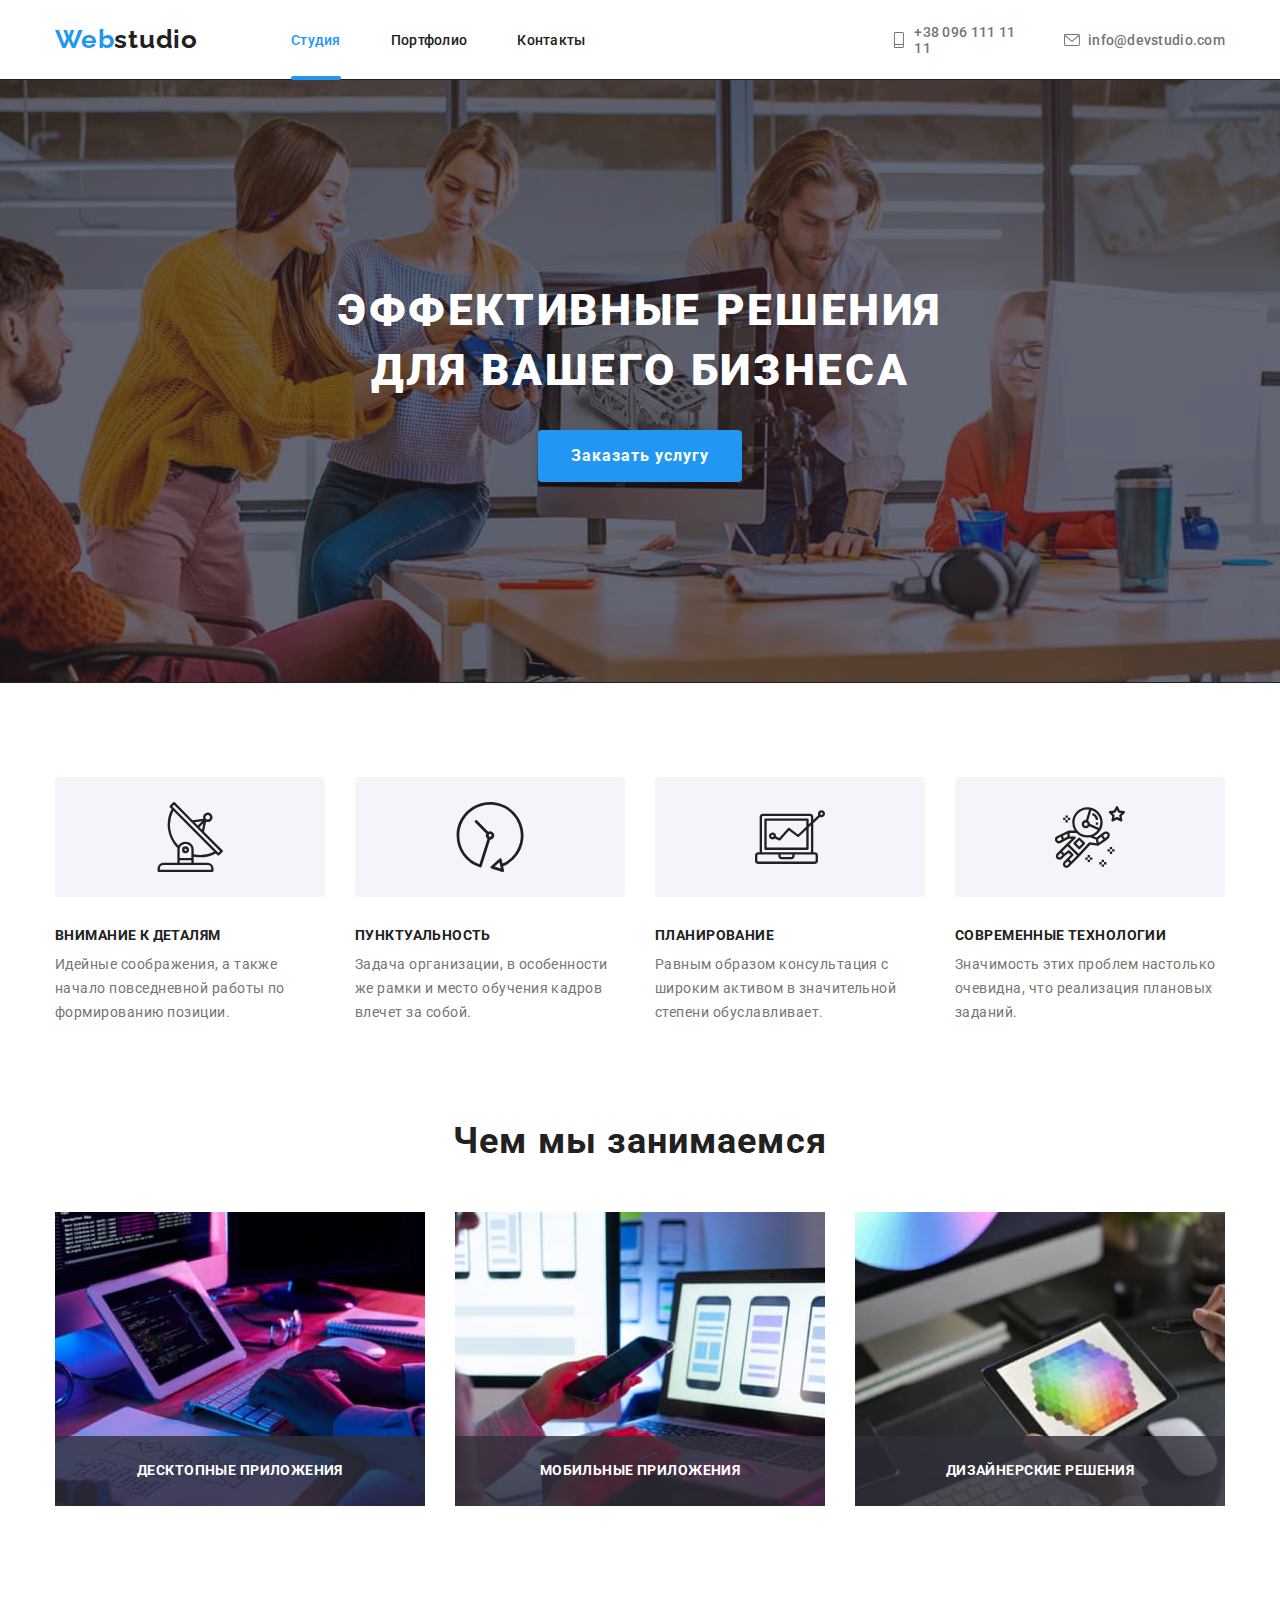
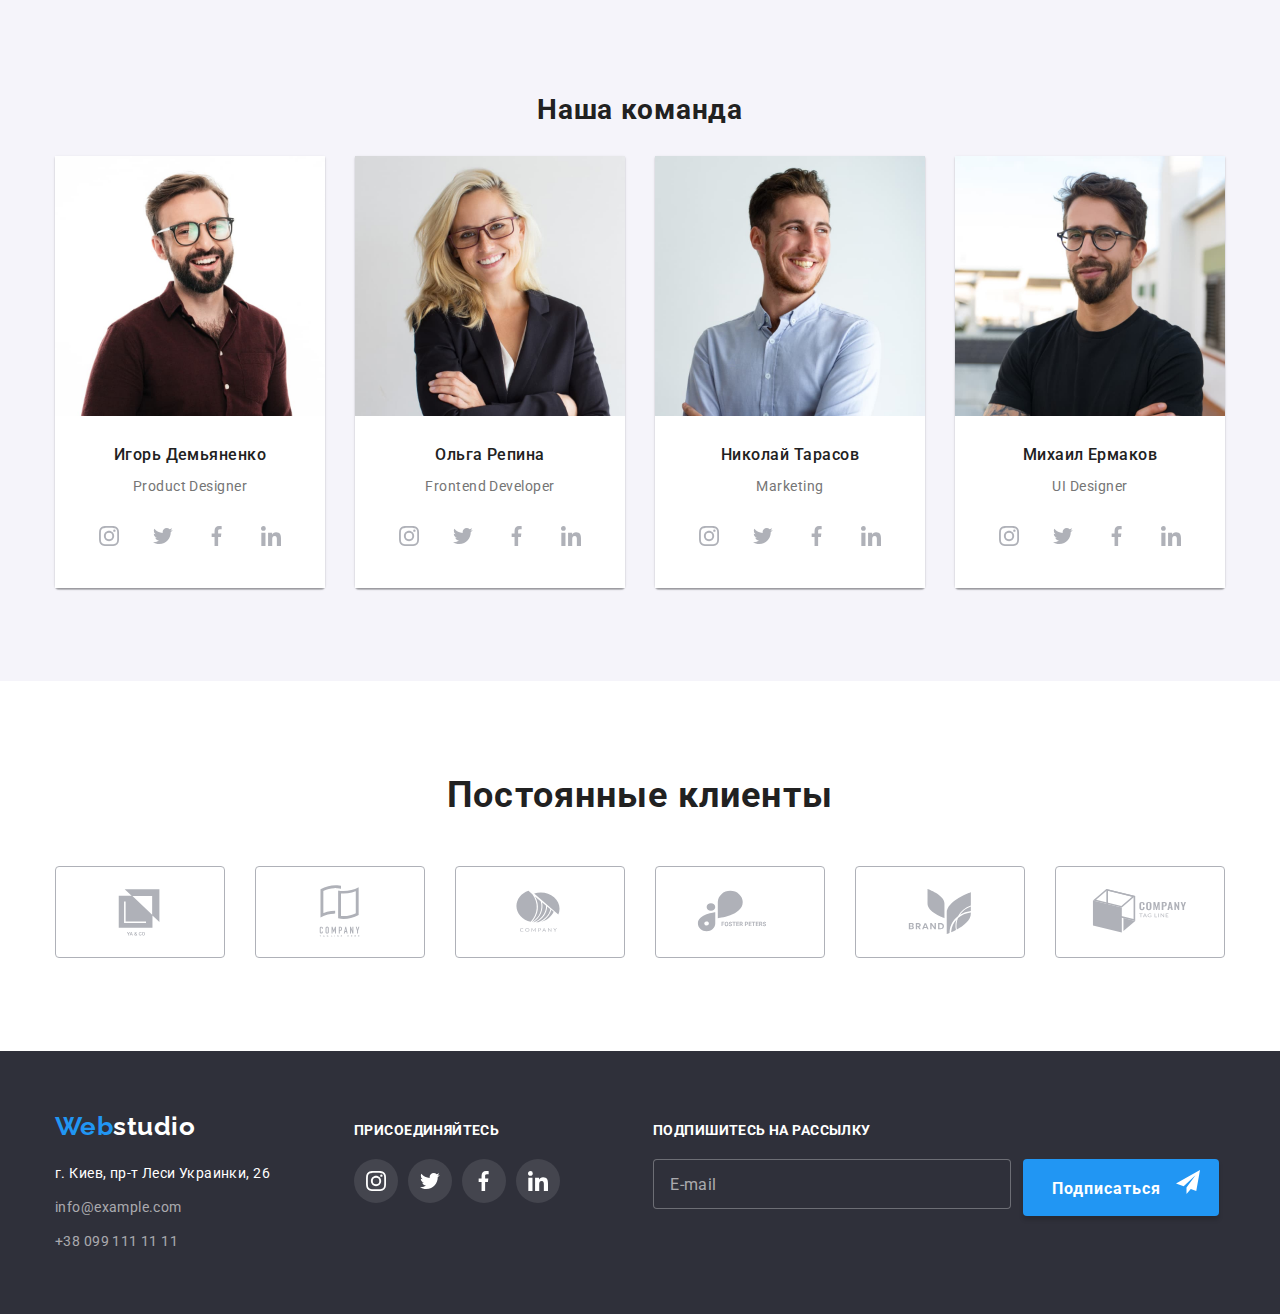
<file: index.html>
<!DOCTYPE html>
<html lang="en">
<head>
    <meta charset="UTF-8">
    <meta http-equiv="X-UA-Compatible" content="IE=edge">
    <meta name="viewport" content="width=device-width, initial-scale=1.0">
    <title>Document</title>
    <link rel="preconnect" href="https://fonts.googleapis.com">
    <link rel="preconnect" href="https://fonts.gstatic.com" crossorigin>
    <link href="https://fonts.googleapis.com/css2?family=Raleway:wght@700&family=Roboto:wght@400;500;700;900&display=swap"
        rel="stylesheet">
       
    <link rel="stylesheet" href="./css/main.min.css">

    </head>
 
   <body>
       
<!-- Шапка сайта-->
<header class="header">
    <div class="container head-nav">
        <div class="navigation">
    <nav class="navigation__site">
    <a href="./index.html" class="navigation__logo"><span class="navigation__logo--accent">Web</span>studio</a>
   

    <button 
    type="button" 
    class="menu-button" 
    aria-expanded="false" 
    aria-controls="menu-container" 
    data-menu-button>
        
    <svg class="mobile__icon" width="40" height="40" aria-label="Переключатель мобильного меню">
        <use class="mobile__burger" href="./images/symbol-defs.svg#icon-menu_40px"></use>
        <use class="mobile__close" href="./images/symbol-defs.svg#icon-close_40px"></use>
    </svg>
    </button>
    
   <div class="menu-container" id="menu-container" data-menu>
    <ul class="site-nav">
        <li class="site-nav__item"><a href="./index.html" class="site-nav__link site-nav__link--active">Студия</a></li>
        <li class="site-nav__item"><a href="./portfolio.html" class="site-nav__link">Портфолио</a></li>
        <li class="site-nav__item"><a href="" class="site-nav__link">Контакты</a></li>
    </ul>
        <div class="menu__links">
            <ul class="header-contacts">
                <li class="header-contacts__item">
                    <a href="tel:+380961111111" class="header-contacts__tel" aria-label="Телефон"><svg
                            class="header-contacts__icon">
                            <use href="./images/symbol-defs.svg#icon-phone-header"></use>
                        </svg>
                        +38 096 111 11 11</a>
                </li>
                <li class="header-contacts__item">
                    <a href="mailto:info@devstudio.com" class="header-contacts__mail" aria-label="Почта"><svg
                            class="header-contacts__icon">
                            <use href="./images/symbol-defs.svg#icon-envelope"></use>
                        </svg>
        
                        info@devstudio.com</a>
                </li>
            </ul>
            <ul class="header-social">
                <li class="header-social__item">
                    <a href="" class="header-social__link" aria-label="Инстаграм">Instagram</a>
                </li>
                <li class="header-social__item">
                    <a href="" class="header-social__link" aria-label="Твиттер">Twitter</a>
                </li>
                <li class="header-social__item">
                    <a href="" class="header-social__link" aria-label="Фейсбук">Facebook</a>
                </li>
                <li class="header-social__item">
                    <a href="" class="header-social__link" aria-label="Линкедин">Linkedin</a>
                </li>
            </ul>
    </nav>

    </div>
    </div>
    </div>
    </div>
</header>
<!--Предложение компании-->
    <main>
        <!--Герой-->
        <section class="hero">
        
            <div class="container">
            <h1 class="hero__title">Эффективные решения <br> для вашего бизнеса</h1>
            <button data-modal-open class="hero__button" type="button" > Заказать услугу</button>
        </div>
        <div class="backdrop is-hidden" data-modal>
            <div class="modal">
                <button class="button-close" data-modal-close>
    <svg class="button-close__icon">
        <use href="./images/symbol-defs.svg#icon-button-close"></use>
    </svg>
                </button>
        

<b class="modal__title">Оставьте свои данные, мы вам перезвоним</b>
<form class="modal-form">
<label for="username" class="form__label">
  Имя
    <input type="text" class="form__input" name="username" required>
   
<svg class="form__icon" >
    <use href="./images/symbol-defs.svg#icon-person-modal"></use>
</svg>

</label>
<label for="phone" class="form__label">
    Телефон
    <input type="tel" class="form__input" name="phone">
    <svg class="form__icon">
        <use href="./images/symbol-defs.svg#icon-phone-modal"></use>
    </svg>
   
</label>
<label for="mail" class="form__label">
    Почта
    <input type="email" class="form__input" name="mail">
    <svg class="form__icon">
        <use href="./images/symbol-defs.svg#icon-envelope-modal"></use>
    </svg>
   
</label>
<label for="user-msg" class="form__label">
    Комментарий
    <textarea name="user-msg" class="form__comment" placeholder="Введите текст"></textarea>
    </label>
    <div class="checkbox">
        <input type="checkbox" class="checkbox__input" id="check-policy">
    <label for="check-policy" class="checkbox__label">
   Соглашаюсь с рассылкой и принимаю          
         <a href="">         Условия договора</a>
    </label>
    </div>
    <button type="submit" class="modal__btn">
Отправить
    </button>
 
</form>
   
    </div>



        </section>


        <!-- Преимущества-->
        <section  class="section">
            <div class="container">
            <h2 class="hidden">Имя заголовка</h2>
            <ul class="features ">
                <li class="features__item">
                    <div class="features__block">
                        <svg class="features__icon" width="70" height="70">
                            <use href="./images/symbol-defs.svg#icon-feature-1"></use>
                        </svg>

                    </div>
                    <h3 class="features__title ">Внимание к деталям</h3>
                    <p class="section__text features--properties" >Идейные соображения, а также начало повседневной работы по формированию позиции.</p>
                </li>
                <li class="features__item">
                    <div class="features__block  ">
                        <svg class="features__icon" width="70" height="70">
                            <use href="./images/symbol-defs.svg#icon-feature-2"></use>
                        </svg>
                    
                    </div>
                    <h3 class="features__title ">Пунктуальность</h3>
                    <p class="section__text features--properties">Задача организации, в особенности же рамки и место обучения кадров влечет за собой.</p>
                </li>
                <li class="features__item">
                    <div class="features__block">
                        <svg class="features__icon" width="70" height="53,69">
                            <use href="./images/symbol-defs.svg#icon-feature-3"></use>
                        </svg>
                    
                    </div>
                    <h3 class="features__title ">Планирование</h3>
                    <p class="section__text features--properties">Равным образом консультация с широким активом в значительной степени обуславливает.</p>
                </li>
                <li class="features__item">
                <div class="features__block">
                    <svg class="features__icon" width="70" height="70">
                        <use href="./images/symbol-defs.svg#icon-feature-4"></use>
                    </svg>
        
                </div>

                <h3 class="features__title ">Современные технологии</h3>
                <p class=" section__text features--properties">Значимость этих проблем настолько очевидна, что реализация плановых заданий.</p>
                </li>
            </ul>
            </div>
        </section>
        <!--Примеры работ--> 
        <section class="section-examples" >
            <div class="container">
            <h2 class="section__title">Чем мы занимаемся</h2>
            <ul class="examples">
                <li class="examples__item">
                    <div class="examples__card"><img src="./images/icon.jpg" alt="Человек пользуется планшетом" width="370" height="294">
                    <p class="examples__label">
                        Десктопные приложения
                    </p></div>
                 
                </li>
                <li class="examples__item">
                    <div class="examples__card"><img src="./images/img.jpg" alt="Человек пользуется телефоном" width="370" height="294">
                <p class="examples__label">
                    Мобильные приложения
                </p></div>
                </li>
                <li class="examples__item">
                    <div class="examples__card"><img src="./images/photo.jpg" alt="Палитра цветов на плашете" width="370" height="294">
                <p class="examples__label">
                    Дизайнерские решения
                </p></div>
                </li>
               
            </ul>
            </div>
        </section>
        <!--Команда-->
        <section class="section section--accent">
            <div class="container">
        <h2 class="ourteam__title">Наша команда</h2>
        <ul class="team">
<li class="team__item team__item--card">
    <picture>
        <source media='(min-width: 1200px)'
            srcset="./images/photo1desktop.jpg 1x, ./images/photo1desktop@2x.jpg 2x">
        <source media='(min-width: 768px)'
            srcset="./images/photo1tab.jpg 1x, ./images/photo1tab@2x.jpg 2x">
        <source media='(min-width: 480px)'
            srcset="./images/photo1mobile.jpg 1x, ./images/photo1mobile@2x.jpg 2x">
    <img src="./images/photo1desktop.jpg" alt="Портрет Игорь Демьяненко ">
    </picture>
    <div class="team__description">
    <h3 class="team__title">Игорь Демьяненко</h3>
    <p class="section__text" >Product Designer</p>
    <ul class="social-links">
        <li>
            <a class="social-links__link" href="">
                <svg class="social-links__icon" width="20" height="20">
                    <use href="./images/symbol-defs.svg#icon-instagram"></use>
                </svg>
            </a>
        </li>
        <li>
            <a class="social-links__link" href="">
                <svg class="social-links__icon" width="20" height="20">
                    <use href="./images/symbol-defs.svg#icon-twitter"></use>
                </svg>
            </a>
        </li>
        <li >
            <a class="social-links__link" href="">
                <svg class="social-links__icon" width="20" height="20">
                    <use href="./images/symbol-defs.svg#icon-facebook"></use>
                </svg>
            </a>
        </li>
        <li>
            <a class="social-links__link" href="">
                <svg class="social-links__icon" width="20" height="20">
                    <use href="./images/symbol-defs.svg#icon-linkedin"></use>
                </svg>
            </a>
        </li>
    </ul>
    </div>
</li>
<li class="team__item team__item--card">
    <picture>
<source media='(min-width: 1200px)' srcset="./images/photo2desktop.jpg 1x, ./images/photo2desktop@2x.jpg 2x">
<source media='(min-width: 768px)' srcset="./images/photo2tab.jpg 1x, ./images/photo2tab@2x.jpg 2x">
<source media='(min-width: 480px)' srcset="./images/photo2mobile.jpg 1x, ./images/photo2mobile@2x.jpg 2x">
 <img src="./images/photo2desktop.jpg" alt="Портрет Ольги Репиной ">
    </picture>
 
    <div class="team__description">
    <h3 class="team__title">Ольга Репина</h3>
    <p class="section__text">Frontend Developer</p>
    <ul class="social-links">
        <li >
            <a class="social-links__link" href="">
                <svg class="social-links__icon" width="20" height="20">
                    <use href="./images/symbol-defs.svg#icon-instagram"></use>
                </svg>
            </a>
        </li>
        <li >
            <a class="social-links__link" href="">
                <svg class="social-links__icon" width="20" height="20">
                    <use href="./images/symbol-defs.svg#icon-twitter"></use>
                </svg>
            </a>
        </li>
        <li >
            <a class="social-links__link" href="">
                <svg class="social-links__icon" width="20" height="20">
                    <use href="./images/symbol-defs.svg#icon-facebook"></use>
                </svg>
            </a>
        </li>
        <li>
            <a class="social-links__link" href="">
                <svg class="social-links__icon" width="20" height="20">
                    <use href="./images/symbol-defs.svg#icon-linkedin"></use>
                </svg>
            </a>
        </li>
    </ul>
    </div>
</li>
<li class="team__item team__item--card">

    <picture>
    <source media='(min-width: 1200px)' srcset="./images/photo3desktop.jpg 1x, ./images/photo3desktop@2x.jpg 2x">
    <source media='(min-width: 768px)' srcset="./images/photo3tab.jpg 1x, ./images/photo3tab@2x.jpg 2x">
     <source media='(min-width: 480px)' srcset="./images/photo3mobile.jpg 1x, ./images/photo3mobile@2x.jpg 2x">
     <img src="./images/photo3desktop.jpg" alt="Портрет Николая Тарасова ">
    </picture>

    <div class="team__description">
    <h3 class="team__title">Николай Тарасов</h3>
    <p class="section__text">Marketing</p>
    <ul class="social-links">
        <li>
            <a class="social-links__link" href="">
                <svg class="social-links__icon" width="20" height="20">
                    <use href="./images/symbol-defs.svg#icon-instagram"></use>
                </svg>
            </a>
        </li>
        <li>
            <a class="social-links__link" href="">
                <svg class="social-links__icon" width="20" height="20">
                    <use href="./images/symbol-defs.svg#icon-twitter"></use>
                </svg>
            </a>
        </li>
        <li>
            <a class="social-links__link" href="">
                <svg class="social-links__icon" width="20" height="20">
                    <use href="./images/symbol-defs.svg#icon-facebook"></use>
                </svg>
            </a>
        </li>
        <li>
            <a class="social-links__link" href="">
                <svg class="social-links__icon" width="20" height="20">
                    <use href="./images/symbol-defs.svg#icon-linkedin"></use>
                </svg>
            </a>
        </li>
    </ul>
    </div>
</li>
<li class="team__item team__item--card">
    <picture>
        <source media='(min-width: 1200px)' srcset="./images/photo4desktop.jpg 1x, ./images/photo4desktop@2x.jpg 2x">
        <source media='(min-width: 768px)' srcset="./images/photo4tab.jpg 1x, ./images/photo4tab@2x.jpg 2x">
        <source media='(min-width: 480px)' srcset="./images/photo4mobile.jpg 1x, ./images/photo4mobile@2x.jpg 2x">
        <img src="./images/photo4desktop.jpg" alt="Портрет Михаила Ермакова ">
    </picture>

    <div class="team__description">
    <h3 class="team__title">Михаил Ермаков</h3>
    <p class="section__text">UI Designer</p>
    <ul class="social-links">
        <li>
            <a class="social-links__link" href="">
                <svg class="social-links__icon" width="20" height="20">
                    <use href="./images/symbol-defs.svg#icon-instagram"></use>
                </svg>
            </a>
        </li>
        <li>
            <a class="social-links__link" href="">
                <svg class="social-links__icon" width="20" height="20">
                    <use href="./images/symbol-defs.svg#icon-twitter"></use>
                </svg>
            </a>
        </li>
        <li>
            <a class="social-links__link" href="">
                <svg class="social-links__icon" width="20" height="20">
                    <use href="./images/symbol-defs.svg#icon-facebook"></use>
                </svg>
            </a>
        </li>
        <li>
            <a class="social-links__link" href="">
                <svg class="social-links__icon" width="20" height="20">
                    <use href="./images/symbol-defs.svg#icon-linkedin"></use>
                </svg>
            </a>
        </li>
    </ul>
    </div>
</li>
        </ul>
        </div>
        </section>


        <!-- regular-clients-section -->
        <section class="section ">
            <div class="container">
            <h2 class="section__title">Постоянные клиенты</h2>
            <ul class="clients">
<li class="clients__item">
    <a class="clients__link" href="">
        <svg class="clients__icon" width="106" height="60">
            <use href="./images/symbol-defs.svg#icon-client-1"></use>
        </svg>
    </a>
</li>
<li class="clients__item">
    <a class="clients__link" href="">
        <svg class="clients__icon" width="106" height="60">
            <use href="./images/symbol-defs.svg#icon-client-2"></use>
        </svg>
    </a>
</li>
<li class="clients__item">
    <a class="clients__link" href="">
        <svg class="clients__icon" width="106" height="60">
            <use href="./images/symbol-defs.svg#icon-client-3"></use>
        </svg>
    </a>
</li>
<li class="clients__item">
    <a class="clients__link" href="">
        <svg class="clients__icon" width="106" height="60">
            <use href="./images/symbol-defs.svg#icon-client-4"></use>
        </svg>
    </a>
</li>
<li class="clients__item">
    <a class="clients__link" href="">
        <svg class="clients__icon" width="106" height="60">
            <use href="./images/symbol-defs.svg#icon-client-5"></use>
        </svg>
    </a>
</li>
<li class="clients__item">
    <a class="clients__link" href="">
        <svg class="clients__icon" width="106" height="60">
            <use href="./images/symbol-defs.svg#icon-client-6"></use>
        </svg>
    </a>
</li>

            </ul>

</div>
        </section>


    </main>
    <!--Футер-->
    <footer class="footer">
        <div class="container">
            <div class="footer-box">
            <div class="contacts">
            <div class="footer__logo">  
        <a  href="./index.html" class="logo"><span class="logo__studio">Web</span><span class="logo__accent">studio</span></a>
         </div>
        <ul class="address">
            <li>
                <address class="address__link">г. Киев, пр-т Леси Украинки, 26</address>
            </li>
            <li><a class="mail__link" href="mailto:info@example.com">info@example.com</a> </li>
            <li> <a class="phone__link" href="tel:+380991111111">+38 099 111 11 11</a></li>
        </ul>
              
        </div>

            <div class="follow">
                <h3 class="follow__title">
                    ПРИСОЕДИНЯЙТЕСЬ
                </h3>
                <ul class="networks">
                    <li class="networks__item">
                        <a class="footer__link" href="">
                            <svg class="footer__icon" width="20" height="20">
                                <use href="./images/symbol-defs.svg#icon-instagram"></use>
                            </svg>
                        </a>
                    </li>
                    <li class="networks__item">
                        <a class="footer__link" href="">
                            <svg class="footer__icon" width="20" height="20">
                                <use href="./images/symbol-defs.svg#icon-twitter"></use>
                            </svg>
                        </a>
                    </li>
                    <li class="networks__item">
                        <a class="footer__link" href="">
                            <svg class="footer__icon" width="20" height="20">
                                <use href="./images/symbol-defs.svg#icon-facebook"></use>
                            </svg>
                        </a>
                    </li>
                    <li class="networks__item">
                        <a class="footer__link" href="">
                            <svg class="footer__icon" width="20" height="20">
                                <use href="./images/symbol-defs.svg#icon-linkedin"></use>
                            </svg>
                        </a>
                    </li>
                </ul>
                </div>
            </div>

                <div class="subscribe">
                    <label class="subscribe__label" for="mail">
                        Подпишитесь на рассылку</label>
                    <form class="footer__form">
     <input type="email" name="mail" placeholder="E-mail" id="mail" class="subscribe__input"/>
      <button type="submit" class="footer__button">
      Подписаться
       <svg class="subscribe__icon" width="24" height="24">
        <use href="./images/symbol-defs.svg#icon-sendsvg"></use>
         </svg>
         </button>
        </form>
        </div>
   
            
                
    
                

            </div>
            </div>
        </div>
    </footer>
    <script src="./js/menu.js"></script>
    <script src="./js/modal.js"></script>
</body>
</html>
</file>
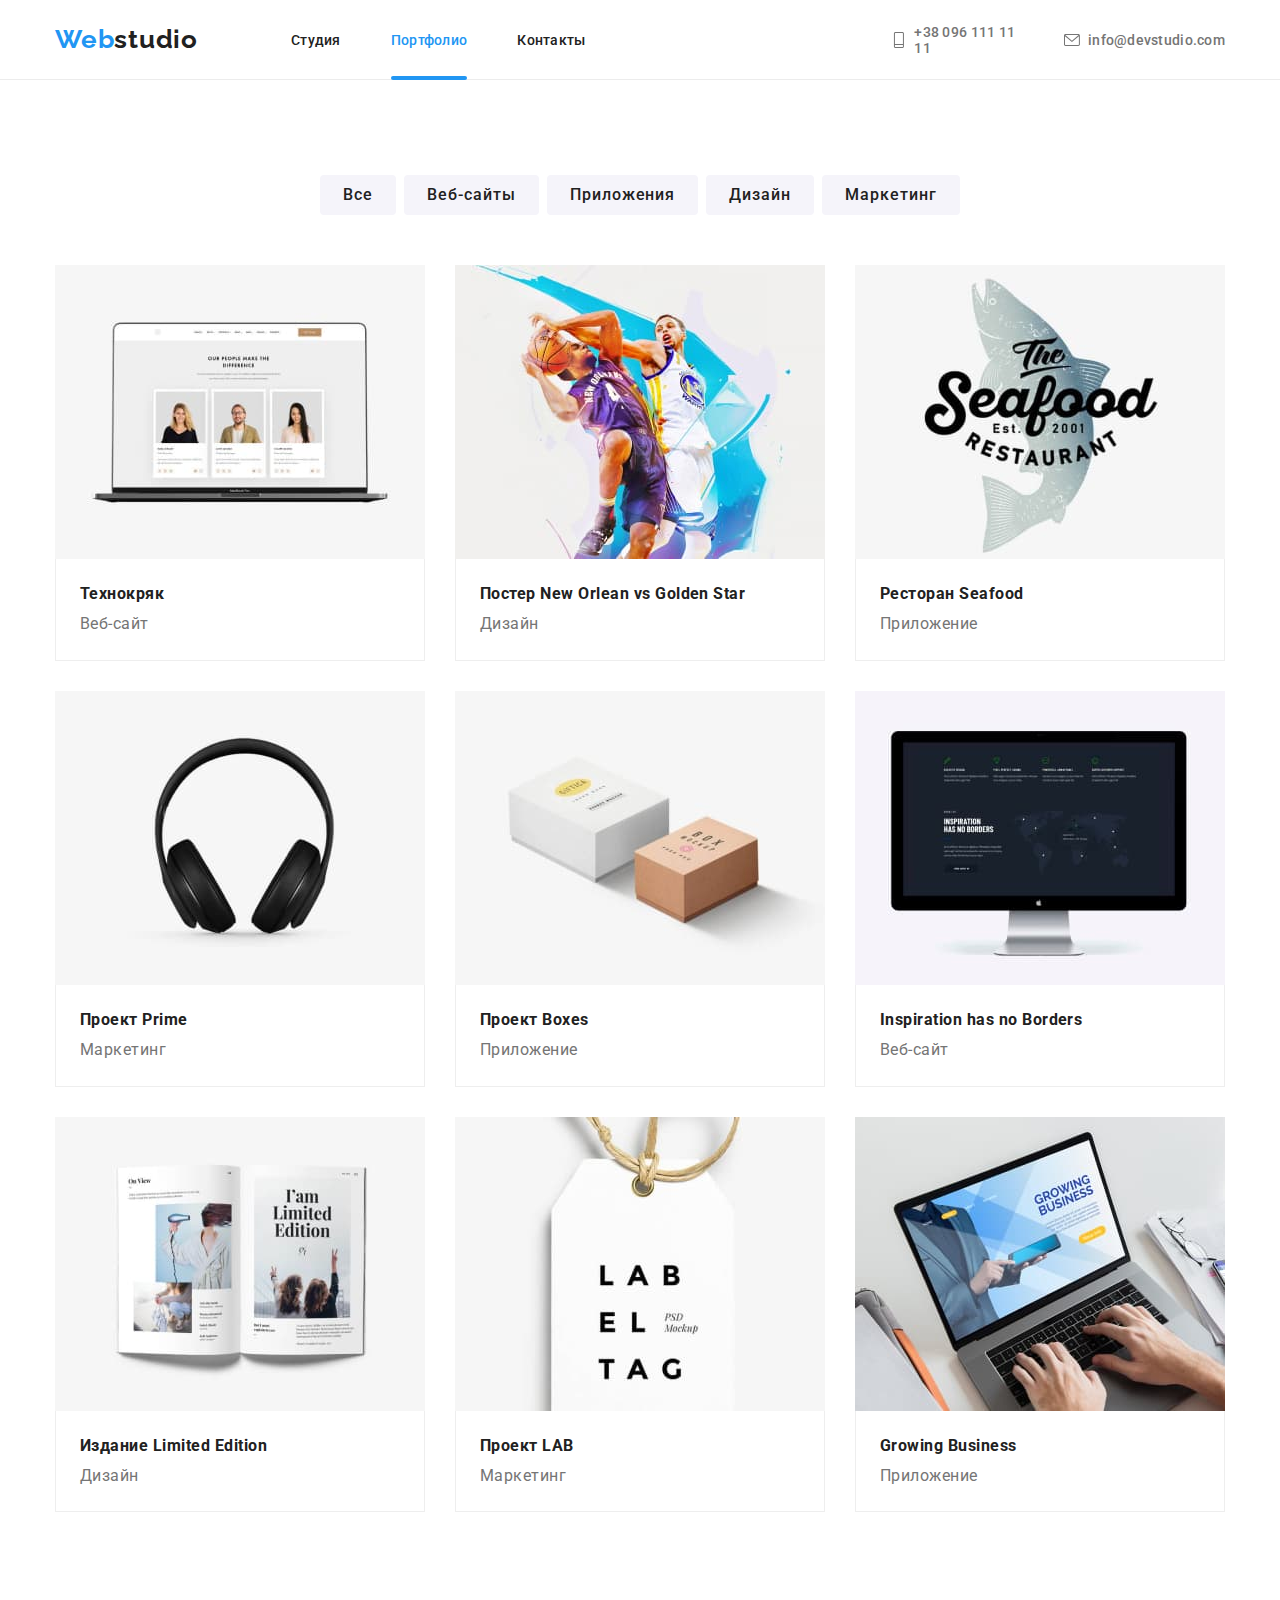
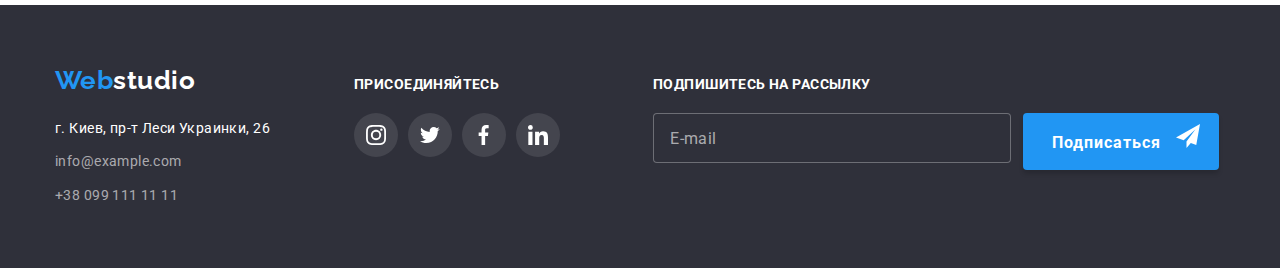
<file: portfolio.html>
<!DOCTYPE html>
<html lang="en">

<head>
    <meta charset="UTF-8">
    <meta http-equiv="X-UA-Compatible" content="IE=edge">
    <meta name="viewport" content="width=device-width, initial-scale=1.0">
    <title>Document</title>
    <link rel="preconnect" href="https://fonts.googleapis.com">
    <link rel="preconnect" href="https://fonts.gstatic.com" crossorigin>
    <link
        href="https://fonts.googleapis.com/css2?family=Raleway:wght@700&family=Roboto:wght@400;500;700;900&display=swap"
        rel="stylesheet">

    <link rel="stylesheet" href="./css/main.min.css">

</head>

<body>

<!-- Шапка сайта-->
<header class="header">
    <div class="container head-nav">
        <div class="navigation">
            <nav class="navigation__site">
                <a href="./index.html" class="navigation__logo"><span
                        class="navigation__logo--accent">Web</span>studio</a>


                <button type="button" class="menu-button" aria-expanded="false" aria-controls="menu-container"
                    data-menu-button>

                    <svg class="mobile__icon" width="40" height="40" aria-label="Переключатель мобильного меню">
                        <use class="mobile__burger" href="./images/symbol-defs.svg#icon-menu_40px"></use>
                        <use class="mobile__close" href="./images/symbol-defs.svg#icon-close_40px"></use>
                    </svg>
                </button>

                <div class="menu-container" id="menu-container" data-menu>
                <ul class="site-nav">
                    <li class="site-nav__item"><a href="./index.html" class="site-nav__link ">Студия</a></li>
                    <li class="site-nav__item"><a href="./portfolio.html" class="site-nav__link site-nav__link--active">Портфолио</a></li>
                    <li class="site-nav__item"><a href="" class="site-nav__link">Контакты</a></li>
                </ul>
                    <div class="menu__links">
                        <ul class="header-contacts">
                            <li class="header-contacts__item">
                                <a href="tel:+380961111111" class="header-contacts__tel" aria-label="Телефон"><svg
                                        class="header-contacts__icon">
                                        <use href="./images/symbol-defs.svg#icon-phone-header"></use>
                                    </svg>
                                    +38 096 111 11 11</a>
                            </li>
                            <li class="header-contacts__item">
                                <a href="mailto:info@devstudio.com" class="header-contacts__mail" aria-label="Почта"><svg
                                        class="header-contacts__icon">
                                        <use href="./images/symbol-defs.svg#icon-envelope"></use>
                                    </svg>
                    
                                    info@devstudio.com</a>
                            </li>
                        </ul>
                        <ul class="header-social">
                            <li class="header-social__item">
                                <a href="" class="header-social__link" aria-label="Инстаграм">Instagram</a>
                            </li>
                            <li class="header-social__item">
                                <a href="" class="header-social__link" aria-label="Твиттер">Twitter</a>
                            </li>
                            <li class="header-social__item">
                                <a href="" class="header-social__link" aria-label="Фейсбук">Facebook</a>
                            </li>
                            <li class="header-social__item">
                                <a href="" class="header-social__link" aria-label="Линкедин">Linkedin</a>
                            </li>
                        </ul>
                        </nav>
                    
                    </div>
                    </div>
                    </div>
                    </div>
                    </header>
        <!--Работы-->
    
        <section class="section">
            <div class="container">
                <h1 class="hidden">Наши работы</h1>
                <ul class="filter">
                    <li class="filter__item">
                        <button class="filter__button" type="button">Все</button>
                    </li>
                    <li class="filter__item">
                        <button class="filter__button" type="button">Веб-сайты</button>
                    </li>
                    <li class="filter__item">
                        <button class="filter__button " type="button">Приложения</button>
                    </li>
                    <li class="filter__item">
                        <button class="filter__button" type="button">Дизайн</button>
                    </li>
                    <li class="filter__item">
                        <button class="filter__button" type="button">Маркетинг</button>
                    </li>
                </ul>

            
            <ul class="products">
                <li class="products__item">
            <a href="" class="products__link"><div class="overlay__wrap">
                <picture>
                    <source media='(min-width: 1200px)' srcset="./images/example1desktop.jpg 1x, ./images/example1desktop@2x.jpg 2x">
                    <source media='(min-width: 768px)' srcset="./images/example1tab.jpg 1x, ./images/example1tab@2x.jpg 2x">
                    <source media='(min-width: 480px)' srcset="./images/example1mobile.jpg 1x, ./images/example1mobile@2x.jpg 2x">
                <img src="./images/example1desktop.jpg" alt="Пример сайта" class="products__icon">
                </picture>
            
                    <div class="products__overlay">
                        <p class="products__text">Технокряк это современная площадка распространения коронавируса. Компании используют эту
                            платформу для цифрового шпионажа и атак на защищённые сервера конкурентов.</p>
                    </div>
                    </div>
                    <div class="products__description">
                        <h2 class="products__title">Технокряк</h2>
                        <p class="products__label">Веб-сайт</p>
                    </div>
                    </a>
                    
                </li>
            
                <li class="products__item">
                    <a href="" class="products__link"><div class="overlay__wrap">
         <picture>
             <source media='(min-width: 1200px)' srcset="./images/example2desktop.jpg 1x, ./images/example2desktop@2x.jpg 2x">
             <source media='(min-width: 768px)' srcset="./images/example2tab.jpg 1x, ./images/example2tab@2x.jpg 2x">
             <source media='(min-width: 480px)' srcset="./images/example2mobile.jpg 1x, ./images/example2mobile@2x.jpg 2x">
            <img src="./images/example2desktop.jpg" alt=" Постер с баскетболистами" class="products__icon">
        </picture>
                   
                    
                    <div class="products__overlay">
                        <p class="products__text">Технокряк это современная площадка распространения коронавируса. Компании используют эту
                            платформу для цифрового шпионажа и атак на защищённые сервера конкурентов.</p>
                    </div>
                    </div>
                    <div class="products__description">
                        <h2 class="products__title">Постер New Orlean vs Golden Star</h2>
                        <p class="products__label">Дизайн</p>
                    </div>
                    </a>
                </li>
                <li class="products__item">
                    <a href="" class="products__link" ><div class="overlay__wrap">
    <picture>
        <source media='(min-width: 1200px)' srcset="./images/example3desktop.jpg 1x, ./images/example3desktop@2x.jpg 2x">
        <source media='(min-width: 768px)' srcset="./images/example3tab.jpg 1x, ./images/example3tab@2x.jpg 2x">
        <source media='(min-width: 480px)' srcset="./images/example3mobile.jpg 1x, ./images/example3mobile@2x.jpg 2x">
            <img src="./images/example3desktop.jpg" alt="Логотип морского ресторана">
    </picture>
              
        
                    <div class="products__overlay">
                        <p class="products__text">Технокряк это современная площадка распространения коронавируса. Компании используют эту
                            платформу для цифрового шпионажа и атак на защищённые сервера конкурентов.</p>
                    </div>
                    </div>
                    <div class="products__description">
                        <h2 class="products__title">Ресторан Seafood</h2>
                        <p class="products__label">Приложение</p>
                    </div>
                    </a>
                </li>
                <li class="products__item">
                    <a href="" class="products__link"><div class="overlay__wrap">
    <picture>
        <source media='(min-width: 1200px)' srcset="./images/example4desktop.jpg 1x, ./images/example4desktop@2x.jpg 2x">
        <source media='(min-width: 768px)' srcset="./images/example4tab.jpg 1x, ./images/example4tab@2x.jpg 2x">
        <source media='(min-width: 480px)' srcset="./images/example4mobile.jpg 1x, ./images/example4mobile@2x.jpg 2x">
            <img src="./images/example4desktop.jpg" alt="Наушники">
    </picture>
                  
                       
                        <div class="products__overlay">
                            <p class="products__text">Технокряк это современная площадка распространения коронавируса. Компании используют эту
                                платформу для цифрового шпионажа и атак на защищённые сервера конкурентов.</p>
                        </div>
                        </div>
                        <div class="products__description">
                            <h2 class="products__title">Проект Prime</h2>
                            <p class="products__label">Маркетинг</p>
                        </div>
                    </a>
                </li>

                <li class="products__item">
                    <a href="" class="products__link" ><div class="overlay__wrap">
<picture>
    <source media='(min-width: 1200px)' srcset="./images/example5desktop.jpg 1x, ./images/example5desktop@2x.jpg 2x">
    <source media='(min-width: 768px)' srcset="./images/example5tab.jpg 1x, ./images/example5tab@2x.jpg 2x">
    <source media='(min-width: 480px)' srcset="./images/example5mobile.jpg 1x, ./images/example5mobile@2x.jpg 2x">
    <img src="./images/example5desktop.jpg" alt="Картинка коробок">
</picture>
                  
                
                    <div class="products__overlay">
                        <p class="products__text">Технокряк это современная площадка распространения коронавируса. Компании используют эту
                            платформу для цифрового шпионажа и атак на защищённые сервера конкурентов.</p>
                    </div>
                    </div>
                    <div class="products__description">
                        <h2 class="products__title">Проект Boxes</h2>
                        <p class="products__label">Приложение</p>
                    </div>
                    </a>
                </li>
                <li class="products__item">
                    <a href="" class="products__link"><div class="overlay__wrap">
<picture>
    <source media='(min-width: 1200px)' srcset="./images/example6desktop.jpg 1x, ./images/example6desktop@2x.jpg 2x">
    <source media='(min-width: 768px)' srcset="./images/example6tab.jpg 1x, ./images/example6tab@2x.jpg 2x">
    <source media='(min-width: 480px)' srcset="./images/example6mobile.jpg 1x, ./images/example6mobile@2x.jpg 2x">
    <img src="./images/example6desktop.jpg" alt="Экран компьютера">
</picture>
                   
                    
                    <div class="products__overlay">
                        <p class="products__text">Технокряк это современная площадка распространения коронавируса. Компании используют эту
                            платформу для цифрового шпионажа и атак на защищённые сервера конкурентов.</p>
                    </div>
                    </div>
                    <div class="products__description">
                        <h2 class="products__title">Inspiration has no Borders</h2>
                        <p class="products__label">Веб-сайт</p>
                    </div>
                    </a>
                </li>
                <li class="products__item">
                    <a href="" class="products__link" ><div class="overlay__wrap">
<picture>
    <source media='(min-width: 1200px)' srcset="./images/example7desktop.jpg 1x, ./images/example7desktop@2x.jpg 2x">
    <source media='(min-width: 768px)' srcset="./images/example7tab.jpg 1x, ./images/example7tab@2x.jpg 2x">
    <source media='(min-width: 480px)' srcset="./images/example7mobile.jpg 1x, ./images/example7mobile@2x.jpg 2x">
    <img src="./images/example7desktop.jpg" alt="Изображение книги">
</picture>
                  
                   
                <div class="products__overlay">
                    <p class="products__text">Технокряк это современная площадка распространения коронавируса. Компании используют эту
                        платформу для цифрового шпионажа и атак на защищённые сервера конкурентов.</p>
                </div>

                </div>
                <div class="products__description">
                    <h2 class="products__title">Издание Limited Edition</h2>
                    <p class="products__label">Дизайн</p>
                </div>
                    </a>
                </li>
                <li class="products__item">
                    <a href="" class="products__link" ><div class="overlay__wrap">
<picture>
    <source media='(min-width: 1200px)' srcset="./images/example8desktop.jpg 1x, ./images/example8desktop@2x.jpg 2x">
    <source media='(min-width: 768px)' srcset="./images/example8tab.jpg 1x, ./images/example8tab@2x.jpg 2x">
    <source media='(min-width: 480px)' srcset="./images/example8mobile.jpg 1x, ./images/example8mobile@2x.jpg 2x">
    <img src="./images/example8desktop.jpg" alt="Этикетка">
</picture>
                 
                    
                <div class="products__overlay">
                    <p class="products__text">Технокряк это современная площадка распространения коронавируса. Компании используют эту
                        платформу для цифрового шпионажа и атак на защищённые сервера конкурентов.</p>
                </div>
                </div>
                    <div class="products__description">
                <h2 class="products__title">Проект LAB</h2>
                <p class="products__label">Маркетинг</p>
                </div>
                    </a>
                </li>
                <li class="products__item">
                    <a href="" class="products__link"><div class="overlay__wrap">
<picture>
    <source media='(min-width: 1200px)' srcset="./images/example9desktop.jpg 1x, ./images/example9desktop@2x.jpg 2x">
    <source media='(min-width: 768px)' srcset="./images/example9tab.jpg 1x, ./images/example9tab@2x.jpg 2x">
    <source media='(min-width: 480px)' srcset="./images/example9mobile.jpg 1x, ./images/example9mobile@2x.jpg 2x">
<img src="./images/example9desktop.jpg" alt="Работа человека за ноутбуком">
</picture>
                  
                    
                    <div class="products__overlay">
                        <p class="products__text">Технокряк это современная площадка распространения коронавируса. Компании используют эту
                            платформу для цифрового шпионажа и атак на защищённые сервера конкурентов.</p>
                    </div>
                    </div>
                    <div class="products__description">
                        <h2 class="products__title">Growing Business</h2>
                        <p class="products__label">Приложение</p>
                    </div>
                    </a>
                </li>
            </ul>
            </div>
        </section>


    </main>
<!--Футер-->
<footer class="footer">
    <div class="container">
        <div class="footer-box">
            <div class="contacts">
                <div class="footer__logo">
                    <a href="./index.html" class="logo"><span class="logo__studio">Web</span><span
                            class="logo__accent">studio</span></a>
                </div>
                <ul class="address">
                    <li>
                        <address class="address__link">г. Киев, пр-т Леси Украинки, 26</address>
                    </li>
                    <li><a class="mail__link" href="mailto:info@example.com">info@example.com</a> </li>
                    <li> <a class="phone__link" href="tel:+380991111111">+38 099 111 11 11</a></li>
                </ul>

            </div>

            <div class="follow">
                <h3 class="follow__title">
                    ПРИСОЕДИНЯЙТЕСЬ
                </h3>
                <ul class="networks">
                    <li class="networks__item">
                        <a class="footer__link" href="">
                            <svg class="footer__icon" width="20" height="20">
                                <use href="./images/symbol-defs.svg#icon-instagram"></use>
                            </svg>
                        </a>
                    </li>
                    <li class="networks__item">
                        <a class="footer__link" href="">
                            <svg class="footer__icon" width="20" height="20">
                                <use href="./images/symbol-defs.svg#icon-twitter"></use>
                            </svg>
                        </a>
                    </li>
                    <li class="networks__item">
                        <a class="footer__link" href="">
                            <svg class="footer__icon" width="20" height="20">
                                <use href="./images/symbol-defs.svg#icon-facebook"></use>
                            </svg>
                        </a>
                    </li>
                    <li class="networks__item">
                        <a class="footer__link" href="">
                            <svg class="footer__icon" width="20" height="20">
                                <use href="./images/symbol-defs.svg#icon-linkedin"></use>
                            </svg>
                        </a>
                    </li>
                </ul>
            </div>
        </div>

        <div class="subscribe">
            <label class="subscribe__label" for="mail">
                Подпишитесь на рассылку</label>
            <form class="footer__form">
                <input type="email" name="mail" placeholder="E-mail" id="mail" class="subscribe__input" />
                <button type="submit" class="footer__button">
                    Подписаться
                    <svg class="subscribe__icon" width="24" height="24">
                        <use href="./images/symbol-defs.svg#icon-sendsvg"></use>
                    </svg>
                </button>
            </form>
        </div>






    </div>
    </div>
    </div>
</footer>
    <script src="./js/menu.js"></script>
    <script src="./js/modal.js"></script>
</body>

</html>
</file>
<file: css/main.min.css>
/*! modern-normalize v0.6.0 | MIT License | https://github.com/sindresorhus/modern-normalize */*,*::before,*::after{-webkit-box-sizing:border-box;box-sizing:border-box}:root{-moz-tab-size:4;-o-tab-size:4;tab-size:4}html{line-height:1.15;-webkit-text-size-adjust:100%}body{margin:0}body{font-family:system-ui,-apple-system,"Segoe UI",Roboto,Helvetica,Arial,sans-serif,"Apple Color Emoji","Segoe UI Emoji"}hr{height:0}abbr[title]{-webkit-text-decoration:underline dotted;text-decoration:underline dotted}b,strong{font-weight:bolder}code,kbd,samp,pre{font-family:SFMono-Regular,Consolas,"Liberation Mono",Menlo,monospace;font-size:1em}small{font-size:80%}sub,sup{font-size:75%;line-height:0;position:relative;vertical-align:baseline}sub{bottom:-0.25em}sup{top:-0.5em}button,input,optgroup,select,textarea{font-family:inherit;font-size:100%;line-height:1.15;margin:0}button,select{text-transform:none}button,[type=button],[type=reset],[type=submit]{-webkit-appearance:button}button::-moz-focus-inner,[type=button]::-moz-focus-inner,[type=reset]::-moz-focus-inner,[type=submit]::-moz-focus-inner{border-style:none;padding:0}button:-moz-focusring,[type=button]:-moz-focusring,[type=reset]:-moz-focusring,[type=submit]:-moz-focusring{outline:1px dotted ButtonText}fieldset{padding:.35em .75em .625em}legend{padding:0}progress{vertical-align:baseline}[type=number]::-webkit-inner-spin-button,[type=number]::-webkit-outer-spin-button{height:auto}[type=search]{-webkit-appearance:textfield;outline-offset:-2px}[type=search]::-webkit-search-decoration{-webkit-appearance:none}::-webkit-file-upload-button{-webkit-appearance:button;font:inherit}summary{display:list-item}:root{--primary-text-color: #212121;--secondary-text-color: #757575;--accent-text-color: #2196f3;--background-color: #2f303a;--secondary-background-color: #f5f4fa;--secondary-accent-color: #ffffff;--icons-color: #afb1b8;--active-buttons-color: #188ce8}body{background-color:var(--primary-white-color);color:var(--primary-text-color);font-family:Roboto,sans-serif;line-height:1.2;letter-spacing:.03em}ul{list-style:none;margin:0;padding:0}h1,h2,h3,h4,h5,h6,p{margin:0}img{display:block;max-width:100%;height:auto}img{display:block;max-width:100%;height:auto}a{text-decoration:none}button{border:none;cursor:pointer;font-family:inherit}.header{border-bottom:1px solid #ececec}.container{margin-left:auto;margin-right:auto;padding-left:15px;padding-right:15px}@media screen and (min-width: 480px){.container{width:480px}}@media screen and (min-width: 768px){.container{width:768px}}@media screen and (min-width: 1200px){.container{width:1200px}}.section{padding:60px 0}@media screen and (min-width: 1200px){.section{padding:93px 0}}.section--no-padding{padding-top:0;padding-bottom:94px}.section--accent{background-color:var(--secondary-background-color)}.section__title{font-weight:bold;font-size:28px;line-height:calc(33 / 28);text-align:center;letter-spacing:.03em;margin-bottom:30px;color:var(--primary-text-color)}@media screen and (min-width: 1200px){.section__title{font-size:36px;line-height:calc(42 / 36);margin-bottom:50px}}.hidden{width:1px;height:1px;overflow:hidden;opacity:0;margin-top:1px}body.modal-open{overflow:hidden}.footer__button,.filter__button,.hero__button{font-weight:700;font-size:16px;line-height:1.9;-webkit-box-align:center;-ms-flex-align:center;align-items:center;text-align:center;letter-spacing:.06em;display:inline-block;border:1px solid transparent;border-radius:4px;-webkit-transition:color 250ms cubic-bezier(0.4, 0, 0.2, 1),background-color 250ms cubic-bezier(0.4, 0, 0.2, 1),-webkit-box-shadow 250ms cubic-bezier(0.4, 0, 0.2, 1);transition:color 250ms cubic-bezier(0.4, 0, 0.2, 1),background-color 250ms cubic-bezier(0.4, 0, 0.2, 1),-webkit-box-shadow 250ms cubic-bezier(0.4, 0, 0.2, 1);-o-transition:color 250ms cubic-bezier(0.4, 0, 0.2, 1),background-color 250ms cubic-bezier(0.4, 0, 0.2, 1),box-shadow 250ms cubic-bezier(0.4, 0, 0.2, 1);transition:color 250ms cubic-bezier(0.4, 0, 0.2, 1),background-color 250ms cubic-bezier(0.4, 0, 0.2, 1),box-shadow 250ms cubic-bezier(0.4, 0, 0.2, 1);transition:color 250ms cubic-bezier(0.4, 0, 0.2, 1),background-color 250ms cubic-bezier(0.4, 0, 0.2, 1),box-shadow 250ms cubic-bezier(0.4, 0, 0.2, 1),-webkit-box-shadow 250ms cubic-bezier(0.4, 0, 0.2, 1)}.hero__button{color:var(--secondary-accent-color);background-color:var(--accent-text-color);padding:10px 32px;-webkit-box-shadow:0px 4px 4px rgba(0,0,0,.15);box-shadow:0px 4px 4px rgba(0,0,0,.15)}.filter__button{color:var(--primary-text-color);background-color:var(--secondary-background-color);font-weight:500;font-size:16px;line-height:1.63;padding:6px 22px}.filter__button:hover,.filter__button:focus{color:var(--secondary-accent-color);background-color:var(--accent-text-color);-webkit-box-shadow:0px 3px 1px rgba(0,0,0,.1),0px 1px 2px rgba(0,0,0,.08),0px 2px 2px rgba(0,0,0,.12);box-shadow:0px 3px 1px rgba(0,0,0,.1),0px 1px 2px rgba(0,0,0,.08),0px 2px 2px rgba(0,0,0,.12)}.footer__button{display:block;color:var(--secondary-accent-color);background-color:var(--accent-text-color);-webkit-box-shadow:0px 4px 4px rgba(0,0,0,.15);box-shadow:0px 4px 4px rgba(0,0,0,.15);padding:10px 10px 10px 28px;margin:0 auto}.footer__button:hover,.footer__button:focus{background-color:var(--active-buttons-color)}.modal__btn{height:50px;text-align:center;letter-spacing:.06em;color:var(--secondary-accent-color);background-color:var(--accent-text-color);-webkit-box-shadow:0px 4px 4px rgba(0,0,0,.15);box-shadow:0px 4px 4px rgba(0,0,0,.15);border-radius:4px;border:1px solid transparent;padding:10px 28px;-webkit-transition:background-color 250ms cubic-bezier(0.4, 0, 0.2, 1);-o-transition:background-color 250ms cubic-bezier(0.4, 0, 0.2, 1);transition:background-color 250ms cubic-bezier(0.4, 0, 0.2, 1)}.modal__btn:hover,.modal__btn:focus{background-color:var(--active-buttons-color)}.backdrop{position:fixed;z-index:100;top:0;left:0;width:100%;height:100%;background-color:rgba(0,0,0,.2);opacity:1;-webkit-transition:opacity 250ms cubic-bezier(0.4, 0, 0.2, 1);-o-transition:opacity 250ms cubic-bezier(0.4, 0, 0.2, 1);transition:opacity 250ms cubic-bezier(0.4, 0, 0.2, 1);overflow-y:scroll;padding:93px 15px}.backdrop.is-hidden{opacity:0;pointer-events:none;visibility:hidden}@media screen and (min-width: 768px){.backdrop.is-hidden{padding:207px 159px}}.button-close{background-color:var(--secondary-accent-color);position:absolute;top:8px;right:8px;width:30px;height:30px;border:1px solid rgba(0,0,0,.1);border-radius:50%;z-index:1;-webkit-transition:border 250ms cubic-bezier(0.4, 0, 0.2, 1);-o-transition:border 250ms cubic-bezier(0.4, 0, 0.2, 1);transition:border 250ms cubic-bezier(0.4, 0, 0.2, 1)}.button-close:hover,.button-close:focus{border:1px solid #2196f3}.button-close__icon{display:-webkit-inline-box;display:-ms-inline-flexbox;display:inline-flex;-webkit-box-align:center;-ms-flex-align:center;align-items:center;-webkit-box-pack:center;-ms-flex-pack:center;justify-content:center;height:11px;width:11px;fill:#000;-webkit-transition:fill 250ms cubic-bezier(0.4, 0, 0.2, 1);-o-transition:fill 250ms cubic-bezier(0.4, 0, 0.2, 1);transition:fill 250ms cubic-bezier(0.4, 0, 0.2, 1)}.button-close__icon:hover,.button-close__icon:focus{fill:#2196f3}.modal__title{font-size:20px;line-height:1.15;text-align:center;letter-spacing:.03em;color:var(--primary-text-color)}.modal{margin:0 auto;padding:40px;position:relative;max-width:450px;border-radius:4px;overflow-y:scroll;background-color:var(--secondary-accent-color);-webkit-box-shadow:0px 1px 3px rgba(0,0,0,.12),0px 1px 1px rgba(0,0,0,.14),0px 2px 1px rgba(0,0,0,.2);box-shadow:0px 1px 3px rgba(0,0,0,.12),0px 1px 1px rgba(0,0,0,.14),0px 2px 1px rgba(0,0,0,.2);border-radius:4px;border:1px solid rgba(0,0,0,.1);-webkit-transition:-webkit-transform 250ms cubic-bezier(0.4, 0, 0.2, 1);transition:-webkit-transform 250ms cubic-bezier(0.4, 0, 0.2, 1);-o-transition:transform 250ms cubic-bezier(0.4, 0, 0.2, 1);transition:transform 250ms cubic-bezier(0.4, 0, 0.2, 1);transition:transform 250ms cubic-bezier(0.4, 0, 0.2, 1), -webkit-transform 250ms cubic-bezier(0.4, 0, 0.2, 1)}@media screen and (min-width: 1200px){.modal{position:absolute;top:50%;left:50%;-webkit-transform:translate(-50%, -50%) scale(1) rotate(0deg);-ms-transform:translate(-50%, -50%) scale(1) rotate(0deg);transform:translate(-50%, -50%) scale(1) rotate(0deg);max-width:528px}}.modal-form{margin-top:12px}.form__label{position:relative;display:block;color:var(--secondary-text-color);font-size:12px;text-align:left}.form__input,.form__comment{width:100%;height:40px;border:1px solid rgba(33,33,33,.2);border-radius:4px;margin-top:4px;margin-bottom:10px;padding-left:42px;-webkit-transition:border 250ms cubic-bezier(0.4, 0, 0.2, 1);-o-transition:border 250ms cubic-bezier(0.4, 0, 0.2, 1);transition:border 250ms cubic-bezier(0.4, 0, 0.2, 1)}.form__input:focus,.form__input:focus,.form__comment:focus,.form__comment:focus{outline:none;border:1px solid var(--accent-text-color)}.form__comment{font-family:inherit;resize:none;height:120px;padding:12px 16px}.form__comment::-webkit-input-placeholder{color:rgba(117,117,117,.5)}.form__comment::-moz-placeholder{color:rgba(117,117,117,.5)}.form__comment:-ms-input-placeholder{color:rgba(117,117,117,.5)}.form__comment::-ms-input-placeholder{color:rgba(117,117,117,.5)}.form__comment::placeholder{color:rgba(117,117,117,.5)}.form__icon{position:absolute;top:50%;left:12px;-webkit-transform:translateY(-50%);-ms-transform:translateY(-50%);transform:translateY(-50%);display:block;width:18px;height:18px;fill:var(--primary-text-color);-webkit-transition:fill 250ms cubic-bezier(0.4, 0, 0.2, 1);-o-transition:fill 250ms cubic-bezier(0.4, 0, 0.2, 1);transition:fill 250ms cubic-bezier(0.4, 0, 0.2, 1)}.form__input:focus+svg{fill:var(--accent-text-color)}.checkbox__input{position:absolute;width:1px;height:1px;margin:-1px;border:0;padding:0;clip:rect(0 0 0 0);overflow:hidden}.checkbox__label{display:-webkit-box;display:-ms-flexbox;display:flex;font-size:12px;line-height:calc(14 / 12);letter-spacing:.03em;-webkit-box-align:center;-ms-flex-align:center;align-items:center;color:var(--primary-text-color)}@media screen and (min-width: 1200px){.checkbox__label{font-size:14px;line-height:calc(24 / 14)}}.checkbox__label::before{display:block;content:"";width:16px;height:16px;border:2px solid var(--primary-text-color);border-radius:2px;margin-right:10px;margin-right:9px}.checkbox__label a{color:var(--accent-text-color);margin-left:2px;font-size:12px;line-height:calc(14 / 12);letter-spacing:.03em;-webkit-text-decoration-line:underline;text-decoration-line:underline}@media screen and (min-width: 1200px){.checkbox__label a{font-size:14px;line-height:calc(24 / 14)}}.checkbox{display:-webkit-inline-box;display:-ms-inline-flexbox;display:inline-flex;-webkit-box-pack:center;-ms-flex-pack:center;justify-content:center;-ms-flex-wrap:wrap;flex-wrap:wrap;margin-bottom:30px}.checkbox__input:checked+.checkbox__label::before{background-color:var(--accent-text-color);background-position:center;background-repeat:no-repeat;background-size:contain;background-image:url("../images/checkbox-agree.svg");-webkit-transition:border 250ms cubic-bezier(0.4, 0, 0.2, 1);-o-transition:border 250ms cubic-bezier(0.4, 0, 0.2, 1);transition:border 250ms cubic-bezier(0.4, 0, 0.2, 1)}.checkbox__input:focus+.checkbox__label::before{border:1px solid var(--accent-text-color)}.menu-button{position:absolute;top:10px;right:15px;display:-webkit-inline-box;display:-ms-inline-flexbox;display:inline-flex;margin:0;padding:0;z-index:2;background-color:transparent}.menu-button.is-open{position:fixed}@media screen and (min-width: 768px){.menu-button{display:none}}.mobile__icon{fill:#000;-webkit-transition:fill 250ms cubic-bezier(0.4, 0, 0.2, 1);-o-transition:fill 250ms cubic-bezier(0.4, 0, 0.2, 1);transition:fill 250ms cubic-bezier(0.4, 0, 0.2, 1)}.mobile__icon:active{fill:var(--accent-text-color)}.menu-button .mobile__close{display:none}.menu-button.is-open .mobile__close{display:block}.menu-button.is-open .mobile__burger{display:none}@media screen and (max-width: 767px){.menu-container{display:none;position:fixed;z-index:1;top:0;left:0;width:100%;height:100vh;padding:48px 40px;overflow-y:scroll;background-color:#fff}}.menu-container.is-open{display:-webkit-box;display:-ms-flexbox;display:flex;-webkit-box-orient:vertical;-webkit-box-direction:normal;-ms-flex-direction:column;flex-direction:column;-webkit-box-pack:justify;-ms-flex-pack:justify;justify-content:space-between}@media screen and (min-width: 768px){.menu-container{position:static;display:-webkit-box;display:-ms-flexbox;display:flex;-webkit-box-align:center;-ms-flex-align:center;align-items:center}}@media screen and (min-width: 768px){.menu__links{display:-webkit-box;display:-ms-flexbox;display:flex}}.header-social{display:-webkit-box;display:-ms-flexbox;display:flex;-ms-flex-wrap:wrap;flex-wrap:wrap;margin-top:64px}@media screen and (min-width: 768px){.header-social{display:none}}.header-social__item:not(:last-child){margin-right:10px;padding-right:10px;border-right:1px solid rgba(33,33,33,.2)}.header-social__link{font-weight:500;font-size:18px;line-height:calc(22 / 18);letter-spacing:.02em;color:var(--accent-text-color)}@media screen and (min-width: 1200px){.header-contacts{display:-webkit-box;display:-ms-flexbox;display:flex;-webkit-box-align:center;-ms-flex-align:center;align-items:center}}.header-contacts__item:not(:last-child){margin-bottom:32px}@media screen and (min-width: 768px){.header-contacts__item{margin:0}.header-contacts__item:not(:last-child){margin-top:10px;margin-bottom:0}}@media screen and (min-width: 1200px){.header-contacts__item:not(:last-child){margin-top:0}}.header-contacts__tel{font-weight:500;font-size:34px;line-height:calc(40 / 34);letter-spacing:.02em;color:var(--accent-text-color)}@media screen and (min-width: 1200px){.header-contacts__tel{margin-right:30px}}.header-contacts__mail{font-weight:500;font-size:24px;line-height:calc(28 / 24);letter-spacing:.02em;color:var(--secondary-text-color)}@media screen and (min-width: 768px){.header-contacts__mail{margin-left:auto}}@media screen and (min-width: 768px){.header-contacts__tel,.header-contacts__mail{display:-webkit-inline-box;display:-ms-inline-flexbox;display:inline-flex;-webkit-box-align:center;-ms-flex-align:center;align-items:center;font-weight:500;font-size:12px;line-height:calc(14 / 12);letter-spacing:.02em;color:var(--secondary-text-color);-webkit-transition:color 250ms cubic-bezier(0.4, 0, 0.2, 1);-o-transition:color 250ms cubic-bezier(0.4, 0, 0.2, 1);transition:color 250ms cubic-bezier(0.4, 0, 0.2, 1)}.header-contacts__tel:hover,.header-contacts__tel:focus,.header-contacts__mail:hover,.header-contacts__mail:focus{color:var(--accent-text-color)}}@media screen and (min-width: 1200px){.header-contacts__tel,.header-contacts__mail{font-weight:500;font-size:14px;line-height:calc(16 / 14);letter-spacing:.02em;padding:32px 0}}.header-contacts__icon{display:none}@media screen and (min-width: 768px){.header-contacts__icon{fill:currentColor;margin-right:8px;-webkit-transition:fill 250ms cubic-bezier(0.4, 0, 0.2, 1);-o-transition:fill 250ms cubic-bezier(0.4, 0, 0.2, 1);transition:fill 250ms cubic-bezier(0.4, 0, 0.2, 1);display:block;width:14px;height:14px}}@media screen and (min-width: 1200px){.header-contacts__icon{width:16px;height:16px}}.navigation__logo{color:var(--primary-text-color);text-decoration:none;font-family:Raleway;font-weight:bold;font-size:26px;line-height:1.19;letter-spacing:.03em;margin-right:93px;-webkit-transition:color 250ms cubic-bezier(0.4, 0, 0.2, 1);-o-transition:color 250ms cubic-bezier(0.4, 0, 0.2, 1);transition:color 250ms cubic-bezier(0.4, 0, 0.2, 1)}.navigation__logo:focus{color:var(--accent-text-color)}@media screen and (max-width: 767px){.navigation__logo{margin-right:30px;font-size:24px;line-height:1.16}}@media screen and (min-width: 768px)and (max-width: 1199px){.navigation__logo{font-size:24px;line-height:1.16;margin-right:88px}}.logo{display:block;color:var(--primary-text-color);font-family:Raleway,sans-serif;font-weight:700;font-size:26px;line-height:1.2;text-decoration:none}.logo__studio,.navigation__logo--accent{color:var(--accent-text-color)}.logo__accent{color:var(--secondary-accent-color)}.footer__logo{margin-bottom:20px}.header{display:-webkit-box;display:-ms-flexbox;display:flex;height:80px;-webkit-box-align:center;-ms-flex-align:center;align-items:center}@media screen and (max-width: 767px){.header{height:60px;display:-webkit-box;display:-ms-flexbox;display:flex;-webkit-box-align:center;-ms-flex-align:center;align-items:center;-webkit-box-pack:justify;-ms-flex-pack:justify;justify-content:space-between}}.head-nav{height:80px;display:-webkit-box;display:-ms-flexbox;display:flex;-webkit-box-align:center;-ms-flex-align:center;align-items:center;position:relative}@media screen and (max-width: 767px){.head-nav{height:60px;display:-webkit-box;display:-ms-flexbox;display:flex;-webkit-box-align:center;-ms-flex-align:center;align-items:center;-webkit-box-pack:justify;-ms-flex-pack:justify;justify-content:space-between}}@media screen and (min-width: 768px){.navigation{display:-webkit-box;display:-ms-flexbox;display:flex;-webkit-box-align:center;-ms-flex-align:center;align-items:center}}.navigation__site{display:-webkit-box;display:-ms-flexbox;display:flex;-webkit-box-align:center;-ms-flex-align:center;align-items:center}.site-nav{display:block}@media screen and (min-width: 768px){.site-nav{display:-webkit-box;display:-ms-flexbox;display:flex;margin-right:84px}}@media screen and (min-width: 1200px){.site-nav{margin-right:305px}}.site-nav__item{margin-bottom:32px}@media screen and (min-width: 768px){.site-nav__item{margin-top:31px}}@media screen and (min-width: 768px){.site-nav__item:not(:last-child){margin-bottom:31px;margin-right:50px}}@media screen and (min-width: 1200px){.site-nav__item{margin-top:0;margin-bottom:0;padding:0}.site-nav__item:not(:last-child){margin-right:50px;margin-bottom:0}}.site-nav__link{font-weight:500;font-size:40px;line-height:calc(47 / 40);color:var(--primary-text-color);letter-spacing:.02em;-webkit-transition:color 250ms cubic-bezier(0.4, 0, 0.2, 1);-o-transition:color 250ms cubic-bezier(0.4, 0, 0.2, 1);transition:color 250ms cubic-bezier(0.4, 0, 0.2, 1)}.site-nav__link:hover,.site-nav__link:focus{color:var(--accent-text-color)}@media screen and (min-width: 768px){.site-nav__link{position:relative;font-weight:500;font-size:14px;line-height:calc(16 / 14);letter-spacing:.02em;padding:32px 0 33px 0}}@media screen and (min-width: 1200px){.site-nav__link{padding:31px 0 32px 0}}.site-nav__link--active{color:var(--accent-text-color)}@media screen and (min-width: 768px){.site-nav__link--active::after{display:block;position:absolute;bottom:0;content:"";width:100%;height:4px;border-radius:2px;background-color:var(--accent-text-color)}}.hero{background-color:var(--background-color);text-align:center;background-image:-webkit-gradient(linear, left top, left bottom, from(rgba(47, 48, 58, 0.4)), to(rgba(47, 48, 58, 0.4))),url("../images/overlay-mobile.jpg");background-image:-o-linear-gradient(rgba(47, 48, 58, 0.4), rgba(47, 48, 58, 0.4)),url("../images/overlay-mobile.jpg");background-image:linear-gradient(rgba(47, 48, 58, 0.4), rgba(47, 48, 58, 0.4)),url("../images/overlay-mobile.jpg");outline:1px solid var(--primary-text-color);background-repeat:no-repeat;background-position:center;background-size:cover;margin:0 auto;padding:112px 0;max-width:1600px}@media screen and (min-device-pixel-ratio: 2),screen and (-webkit-min-device-pixel-ratio: 2),screen and (-o-min-device-pixel-ratio: 2/1),screen and (min-resolution: 192dpi),screen and (min-resolution: 2dppx){.hero{background-image:-webkit-gradient(linear, left top, right top, from(rgba(47, 48, 58, 0.4)), to(rgba(47, 48, 58, 0.4))),url("../images/overlay-mobile@2x.jpg");background-image:-o-linear-gradient(left, rgba(47, 48, 58, 0.4), rgba(47, 48, 58, 0.4)),url("../images/overlay-mobile@2x.jpg");background-image:linear-gradient(to right, rgba(47, 48, 58, 0.4), rgba(47, 48, 58, 0.4)),url("../images/overlay-mobile@2x.jpg")}}@media screen and (min-width: 768px){.hero{padding:200px 0;background-image:-webkit-gradient(linear, left top, right top, from(rgba(47, 48, 58, 0.4)), to(rgba(47, 48, 58, 0.4))),url("../images/overlay-tab.jpg");background-image:-o-linear-gradient(left, rgba(47, 48, 58, 0.4), rgba(47, 48, 58, 0.4)),url("../images/overlay-tab.jpg");background-image:linear-gradient(to right, rgba(47, 48, 58, 0.4), rgba(47, 48, 58, 0.4)),url("../images/overlay-tab.jpg")}}@media screen and (min-width: 768px)and (min-device-pixel-ratio: 2),screen and (min-width: 768px)and (-webkit-min-device-pixel-ratio: 2),screen and (min-width: 768px)and (-o-min-device-pixel-ratio: 2/1),screen and (min-width: 768px)and (min-resolution: 192dpi),screen and (min-width: 768px)and (min-resolution: 2dppx){.hero{background-image:-webkit-gradient(linear, left top, right top, from(rgba(47, 48, 58, 0.4)), to(rgba(47, 48, 58, 0.4))),url("../images/overlay-tab@2x.jpg");background-image:-o-linear-gradient(left, rgba(47, 48, 58, 0.4), rgba(47, 48, 58, 0.4)),url("../images/overlay-tab@2x.jpg");background-image:linear-gradient(to right, rgba(47, 48, 58, 0.4), rgba(47, 48, 58, 0.4)),url("../images/overlay-tab@2x.jpg")}}@media screen and (min-width: 1200px){.hero{background-image:-webkit-gradient(linear, left top, right top, from(rgba(47, 48, 58, 0.4)), to(rgba(47, 48, 58, 0.4))),url("../images/overlay.jpg");background-image:-o-linear-gradient(left, rgba(47, 48, 58, 0.4), rgba(47, 48, 58, 0.4)),url("../images/overlay.jpg");background-image:linear-gradient(to right, rgba(47, 48, 58, 0.4), rgba(47, 48, 58, 0.4)),url("../images/overlay.jpg")}}@media screen and (min-width: 1200px)and (min-device-pixel-ratio: 2),screen and (min-width: 1200px)and (-webkit-min-device-pixel-ratio: 2),screen and (min-width: 1200px)and (-o-min-device-pixel-ratio: 2/1),screen and (min-width: 1200px)and (min-resolution: 192dpi),screen and (min-width: 1200px)and (min-resolution: 2dppx){.hero{background-image:-webkit-gradient(linear, left top, right top, from(rgba(47, 48, 58, 0.4)), to(rgba(47, 48, 58, 0.4))),url("../images/overlay@2x.jpg");background-image:-o-linear-gradient(left, rgba(47, 48, 58, 0.4), rgba(47, 48, 58, 0.4)),url("../images/overlay@2x.jpg");background-image:linear-gradient(to right, rgba(47, 48, 58, 0.4), rgba(47, 48, 58, 0.4)),url("../images/overlay@2x.jpg")}}.hero__title{font-weight:900;font-size:26px;line-height:1.62;letter-spacing:.06em;max-width:696px;text-align:center;margin-left:auto;margin-right:auto;margin-bottom:30px;color:var(--secondary-accent-color);text-transform:uppercase}@media screen and (min-width: 1200px){.hero__title{font-size:44px;line-height:calc(60 / 44)}}@media screen and (min-width: 768px){.features{margin:-15px;display:-webkit-box;display:-ms-flexbox;display:flex;-ms-flex-wrap:wrap;flex-wrap:wrap}}@media screen and (max-width: 767px){.features__item{margin-bottom:30px}.features__item:last-child{margin-bottom:0}}@media screen and (min-width: 768px){.features__item{margin:15px}}@media screen and (min-width: 768px){.features__item{-ms-flex-preferred-size:calc((100% - 4 * 15px) / 2);flex-basis:calc((100% - 4 * 15px) / 2)}}@media screen and (min-width: 1200px){.features__item{-ms-flex-preferred-size:calc((100% - 8 * 15px) / 4);flex-basis:calc((100% - 8 * 15px) / 4)}}.features__block{background-color:var(--secondary-background-color);display:-webkit-box;display:-ms-flexbox;display:flex;border-radius:4px;height:120px;-webkit-box-pack:center;-ms-flex-pack:center;justify-content:center;-webkit-box-align:center;-ms-flex-align:center;align-items:center;margin-bottom:30px}.features__icon{fill:var(--primary-text-color)}.features__title{color:var(--primary-text-color);font-weight:bold;font-size:14px;line-height:calc(16 / 14);letter-spacing:.03em;margin-bottom:10px;text-transform:uppercase;text-align:center}@media screen and (min-width: 768px){.features__title{text-align:start}}.section__text{color:var(--secondary-text-color);font-size:14px;line-height:1.7}.section-examples{display:-webkit-box;display:-ms-flexbox;display:flex;padding-top:2px;padding-bottom:94px}@media screen and (max-width: 1199px){.section-examples{display:none}}.examples__card{position:relative}.examples{display:-webkit-box;display:-ms-flexbox;display:flex}@media screen and (min-width: 1200px){.examples__item:not(:last-child){margin-right:30px}}.examples__label{position:absolute;bottom:0px;width:100%;padding-top:27px;padding-bottom:27px;color:var(--secondary-accent-color);background-color:rgba(47,48,58,.8);font-style:normal;font-weight:bold;font-size:14px;line-height:1.14;text-align:center;letter-spacing:.03em;text-transform:uppercase}@media screen and (min-width: 768px){.team{margin:-15px;display:-webkit-box;display:-ms-flexbox;display:flex;-ms-flex-wrap:wrap;flex-wrap:wrap}}@media screen and (max-width: 767px){.team__item{margin-bottom:30px}.team__item:last-child{margin-bottom:0}}@media screen and (min-width: 768px){.team__item{margin:15px}}@media screen and (min-width: 768px){.team__item{-ms-flex-preferred-size:calc((100% - 4 * 15px) / 2);flex-basis:calc((100% - 4 * 15px) / 2)}}@media screen and (min-width: 1200px){.team__item{-ms-flex-preferred-size:calc((100% - 8 * 15px) / 4);flex-basis:calc((100% - 8 * 15px) / 4)}}.team__item img{width:100%}.ourteam__title{font-weight:bold;font-size:28px;line-height:calc(33 / 28);padding-bottom:30px;text-align:center;letter-spacing:.03em}@media screen and (min-width: 1200px){.ourteam__title{padding-bottom:30px}}.team__description{padding-top:30px;padding-bottom:30px;text-align:center;background-color:var(--secondary-accent-color)}.social-links{display:-webkit-box;display:-ms-flexbox;display:flex;margin-top:16px;-webkit-box-pack:justify;-ms-flex-pack:justify;justify-content:space-between;padding-left:122px;padding-right:122px}@media screen and (min-width: 768px){.social-links{padding-left:74px;padding-right:74px}}@media screen and (min-width: 1200px){.social-links{padding-left:32px;padding-right:32px}}.social-links__link{display:-webkit-box;display:-ms-flexbox;display:flex;width:44px;height:44px;border-radius:50%;-webkit-box-align:center;-ms-flex-align:center;align-items:center;-webkit-box-pack:center;-ms-flex-pack:center;justify-content:center;-webkit-transition:background-color 250ms cubic-bezier(0.4, 0, 0.2, 1);-o-transition:background-color 250ms cubic-bezier(0.4, 0, 0.2, 1);transition:background-color 250ms cubic-bezier(0.4, 0, 0.2, 1)}.social-links__link:hover,.social-links__link:focus{background-color:var(--accent-text-color)}.social-links__icon{fill:var(--icons-color);-webkit-transition:fill 250ms cubic-bezier(0.4, 0, 0.2, 1);-o-transition:fill 250ms cubic-bezier(0.4, 0, 0.2, 1);transition:fill 250ms cubic-bezier(0.4, 0, 0.2, 1)}.social-links__link:hover .social-links__icon,.social-links__link:focus .social-links__icon{fill:var(--secondary-accent-color)}.team__title{color:var(--primary-text-color);font-weight:500;font-size:16px;line-height:1.17;-webkit-box-pack:center;-ms-flex-pack:center;justify-content:center;margin-bottom:10px}.team__item--card{-webkit-box-shadow:0px 1px 3px rgba(0,0,0,.12),0px 1px 1px rgba(0,0,0,.14),0px 2px 1px rgba(0,0,0,.2);box-shadow:0px 1px 3px rgba(0,0,0,.12),0px 1px 1px rgba(0,0,0,.14),0px 2px 1px rgba(0,0,0,.2);border-radius:0px 0px 4px 4px}.clients{display:-webkit-box;display:-ms-flexbox;display:flex;-ms-flex-wrap:wrap;flex-wrap:wrap;margin:-15px}.clients__item{display:-webkit-box;display:-ms-flexbox;display:flex;-ms-flex-preferred-size:calc((100% - 4 * 15px) / 2);flex-basis:calc((100% - 4 * 15px) / 2);height:92px;margin:15px}@media screen and (min-width: 768px){.clients__item{-ms-flex-preferred-size:calc((100% - 6 * 15px) / 3);flex-basis:calc((100% - 6 * 15px) / 3)}}@media screen and (min-width: 1200px){.clients__item{-ms-flex-preferred-size:calc((100% - 12 * 15px) / 6);flex-basis:calc((100% - 12 * 15px) / 6)}}.clients__link{display:-webkit-box;display:-ms-flexbox;display:flex;width:100%;height:100%;-webkit-box-pack:center;-ms-flex-pack:center;justify-content:center;-webkit-box-align:center;-ms-flex-align:center;align-items:center;border-radius:4px;border:1px solid var(--icons-color);background-color:var(--primary-white-color);-webkit-transition:border-color 250ms cubic-bezier(0.4, 0, 0.2, 1);-o-transition:border-color 250ms cubic-bezier(0.4, 0, 0.2, 1);transition:border-color 250ms cubic-bezier(0.4, 0, 0.2, 1)}.clients__link:focus,.clients__link:hover{border-color:var(--accent-text-color)}.clients__link:hover .clients__icon,.clients__link:focus .clients__icon{fill:var(--accent-text-color)}.clients__icon{fill:var(--icons-color);-webkit-transition:fill 250ms cubic-bezier(0.4, 0, 0.2, 1);-o-transition:fill 250ms cubic-bezier(0.4, 0, 0.2, 1);transition:fill 250ms cubic-bezier(0.4, 0, 0.2, 1)}.footer{background-color:var(--background-color);padding:60px 0}@media screen and (min-width: 1200px){.footer .container{display:-webkit-box;display:-ms-flexbox;display:flex;-webkit-box-align:baseline;-ms-flex-align:baseline;align-items:baseline}}@media screen and (min-width: 768px){.footer-box{display:-webkit-box;display:-ms-flexbox;display:flex;-webkit-box-pack:justify;-ms-flex-pack:justify;justify-content:space-between;-webkit-box-align:baseline;-ms-flex-align:baseline;align-items:baseline}}.footer__icon{fill:var(--icons-color);-webkit-transition:fill 250ms cubic-bezier(0.4, 0, 0.2, 1);-o-transition:fill 250ms cubic-bezier(0.4, 0, 0.2, 1);transition:fill 250ms cubic-bezier(0.4, 0, 0.2, 1)}.contacts{display:-webkit-box;display:-ms-flexbox;display:flex;-webkit-box-orient:vertical;-webkit-box-direction:normal;-ms-flex-direction:column;flex-direction:column;-webkit-box-pack:center;-ms-flex-pack:center;justify-content:center;-webkit-box-align:center;-ms-flex-align:center;align-items:center;margin-bottom:60px}@media screen and (min-width: 768px){.contacts{margin-left:60px}}@media screen and (min-width: 1200px){.contacts{margin:0 84px 0 0;-webkit-box-align:start;-ms-flex-align:start;align-items:flex-start}}.address{font-style:normal;font-size:14px;line-height:calc(24 / 14);letter-spacing:.03em;text-align:center}@media screen and (min-width: 1200px){.address{text-align:start}}.address__link{white-space:nowrap;margin-bottom:9px;color:var(--secondary-accent-color);font-size:14px;line-height:1.7;font-style:normal}.mail__link{display:inline-block;margin-bottom:9px}.mail__link,.phone__link{color:rgba(255,255,255,.6);font-size:14px;line-height:1.7}@media screen and (min-width: 768px){.follow{margin-right:75px}}@media screen and (min-width: 1200px){.follow{margin-right:93px}}.follow__title{font-weight:bold;font-size:14px;line-height:1.14;letter-spacing:.03em;text-transform:uppercase;text-align:center;margin-bottom:20px;color:var(--secondary-accent-color)}@media screen and (min-width: 1200px){.follow__title{text-align:start}}.networks{display:-webkit-box;display:-ms-flexbox;display:flex;-webkit-box-pack:center;-ms-flex-pack:center;justify-content:center}.networks__item{width:44px;height:44px}.networks__item:not(:last-child){margin-right:10px}.footer__link{display:-webkit-box;display:-ms-flexbox;display:flex;-webkit-box-align:center;-ms-flex-align:center;align-items:center;-webkit-box-pack:center;-ms-flex-pack:center;justify-content:center;width:100%;height:100%;border-radius:50%;border-radius:50%;background-color:#ffffff1a;-webkit-transition:background-color 250ms cubic-bezier(0.4, 0, 0.2, 1),fill 250ms cubic-bezier(0.4, 0, 0.2, 1);-o-transition:background-color 250ms cubic-bezier(0.4, 0, 0.2, 1),fill 250ms cubic-bezier(0.4, 0, 0.2, 1);transition:background-color 250ms cubic-bezier(0.4, 0, 0.2, 1),fill 250ms cubic-bezier(0.4, 0, 0.2, 1)}.footer__link:hover,.footer__link:focus{background-color:var(--accent-text-color)}.footer__link:hover .footer__icon,.footer__link:focus .footer__icon{fill:var(--secondary-accent-color)}.footer__link .footer__icon{fill:var(--secondary-accent-color);-webkit-transition:fill 250ms cubic-bezier(0.4, 0, 0.2, 1);-o-transition:fill 250ms cubic-bezier(0.4, 0, 0.2, 1);transition:fill 250ms cubic-bezier(0.4, 0, 0.2, 1)}.subscribe{margin-top:60px}@media screen and (min-width: 768px){.subscribe{margin:0 auto;max-width:450px}}@media screen and (min-width: 1200px){.subscribe{display:-webkit-box;display:-ms-flexbox;display:flex;-webkit-box-orient:vertical;-webkit-box-direction:normal;-ms-flex-direction:column;flex-direction:column;margin:0;max-width:100%}}.footer__form{margin-top:20px}@media screen and (min-width: 1200px){.footer__form{display:-webkit-inline-box;display:-ms-inline-flexbox;display:inline-flex;margin-top:0}}.subscribe__label{display:block;font-weight:bold;font-size:14px;line-height:1.14;letter-spacing:.03em;text-transform:uppercase;text-align:center;color:var(--secondary-accent-color)}@media screen and (min-width: 1200px){.subscribe__label{margin-bottom:20px;text-align:start}}.subscribe__input{width:100%;height:50px;padding:15px 16px;border:1px solid rgba(255,255,255,.3);border-radius:4px;background-color:var(--background-color);margin-right:12px;-webkit-transition:border 250ms cubic-bezier(0.4, 0, 0.2, 1);-o-transition:border 250ms cubic-bezier(0.4, 0, 0.2, 1);transition:border 250ms cubic-bezier(0.4, 0, 0.2, 1);color:var(--secondary-background-color);margin-bottom:20px}.subscribe__input:focus{outline:none;border:1px solid var(--accent-text-color)}.subscribe__input::-webkit-input-placeholder{line-height:1.25;letter-spacing:.03em;font-size:16px;color:rgba(255,255,255,.6)}.subscribe__input::-moz-placeholder{line-height:1.25;letter-spacing:.03em;font-size:16px;color:rgba(255,255,255,.6)}.subscribe__input:-ms-input-placeholder{line-height:1.25;letter-spacing:.03em;font-size:16px;color:rgba(255,255,255,.6)}.subscribe__input::-ms-input-placeholder{line-height:1.25;letter-spacing:.03em;font-size:16px;color:rgba(255,255,255,.6)}.subscribe__input::placeholder{line-height:1.25;letter-spacing:.03em;font-size:16px;color:rgba(255,255,255,.6)}@media screen and (min-width: 1200px){.subscribe__input{margin-right:12px;margin-bottom:0;width:358px}}.subscribe__icon{margin-left:10px;margin-right:8px;fill:var(--secondary-accent-color)}.filter{display:-webkit-box;display:-ms-flexbox;display:flex;-ms-flex-wrap:wrap;flex-wrap:wrap;margin-bottom:40px}@media screen and (min-width: 768px){.filter{-webkit-box-pack:center;-ms-flex-pack:center;justify-content:center;margin-bottom:15px}}@media screen and (min-width: 1200px){.filter{margin-bottom:35px}}.filter .filter__item:not(:last-child){margin-right:8px}.filter__item{margin-bottom:15px}.filter__item:not(:last-child){margin-right:8px}.products{margin:-15px}@media screen and (min-width: 768px){.products{display:-webkit-box;display:-ms-flexbox;display:flex;-ms-flex-wrap:wrap;flex-wrap:wrap}}@media screen and (max-width: 767px){.products__item{margin-bottom:30px}.products__item:last-child{margin-bottom:0}}@media screen and (min-width: 768px){.products__item{margin:15px}}@media screen and (min-width: 768px){.products__item{-ms-flex-preferred-size:calc((100% - 4 * 15px) / 2);flex-basis:calc((100% - 4 * 15px) / 2)}}@media screen and (min-width: 1200px){.products__item{-ms-flex-preferred-size:calc((100% - 6 * 15px) / 3);flex-basis:calc((100% - 6 * 15px) / 3)}}.overlay__wrap{position:relative;overflow:hidden}.overlay__wrap img{width:100%}.products__overlay{position:absolute;width:100%;height:100%;padding:63px 24px;background-color:rgba(33,150,243,.9);top:0;-webkit-transform:translateY(101%);-ms-transform:translateY(101%);transform:translateY(101%);-webkit-transition:-webkit-transform 250ms cubic-bezier(0.4, 0, 0.2, 1);transition:-webkit-transform 250ms cubic-bezier(0.4, 0, 0.2, 1);-o-transition:transform 250ms cubic-bezier(0.4, 0, 0.2, 1);transition:transform 250ms cubic-bezier(0.4, 0, 0.2, 1);transition:transform 250ms cubic-bezier(0.4, 0, 0.2, 1), -webkit-transform 250ms cubic-bezier(0.4, 0, 0.2, 1)}.products__text{font-size:18px;line-height:1.56;color:var(--secondary-accent-color)}.products__link{display:-webkit-box;display:-ms-flexbox;display:flex;-webkit-box-orient:vertical;-webkit-box-direction:normal;-ms-flex-direction:column;flex-direction:column;height:100%;-webkit-transition:-webkit-box-shadow 250ms cubic-bezier(0.4, 0, 0.2, 1);transition:-webkit-box-shadow 250ms cubic-bezier(0.4, 0, 0.2, 1);-o-transition:box-shadow 250ms cubic-bezier(0.4, 0, 0.2, 1);transition:box-shadow 250ms cubic-bezier(0.4, 0, 0.2, 1);transition:box-shadow 250ms cubic-bezier(0.4, 0, 0.2, 1), -webkit-box-shadow 250ms cubic-bezier(0.4, 0, 0.2, 1)}.products__link:hover,.products__link:focus{display:block;-webkit-box-shadow:0px 1px 1px rgba(0,0,0,.12),0px 4px 4px rgba(0,0,0,.06),1px 4px 6px rgba(0,0,0,.16);box-shadow:0px 1px 1px rgba(0,0,0,.12),0px 4px 4px rgba(0,0,0,.06),1px 4px 6px rgba(0,0,0,.16)}.products__link:hover .products__overlay{-webkit-box-shadow:0px 1px 1px rgba(0,0,0,.12),0px 4px 4px rgba(0,0,0,.06),1px 4px 6px rgba(0,0,0,.16);box-shadow:0px 1px 1px rgba(0,0,0,.12),0px 4px 4px rgba(0,0,0,.06),1px 4px 6px rgba(0,0,0,.16);-webkit-transform:translateY(0);-ms-transform:translateY(0);transform:translateY(0)}.products__description{padding:20px 24px;border-left:1px solid #eee;border-bottom:1px solid #eee;border-right:1px solid #eee;-webkit-box-sizing:border-box;box-sizing:border-box}.products__title{color:var(--primary-text-color);font-size:16px;line-height:1.9}.products__label{color:var(--secondary-text-color);font-size:16px;line-height:1.9;-webkit-box-flex:1;-ms-flex-positive:1;flex-grow:1}/*# sourceMappingURL=main.min.css.map */
</file>
